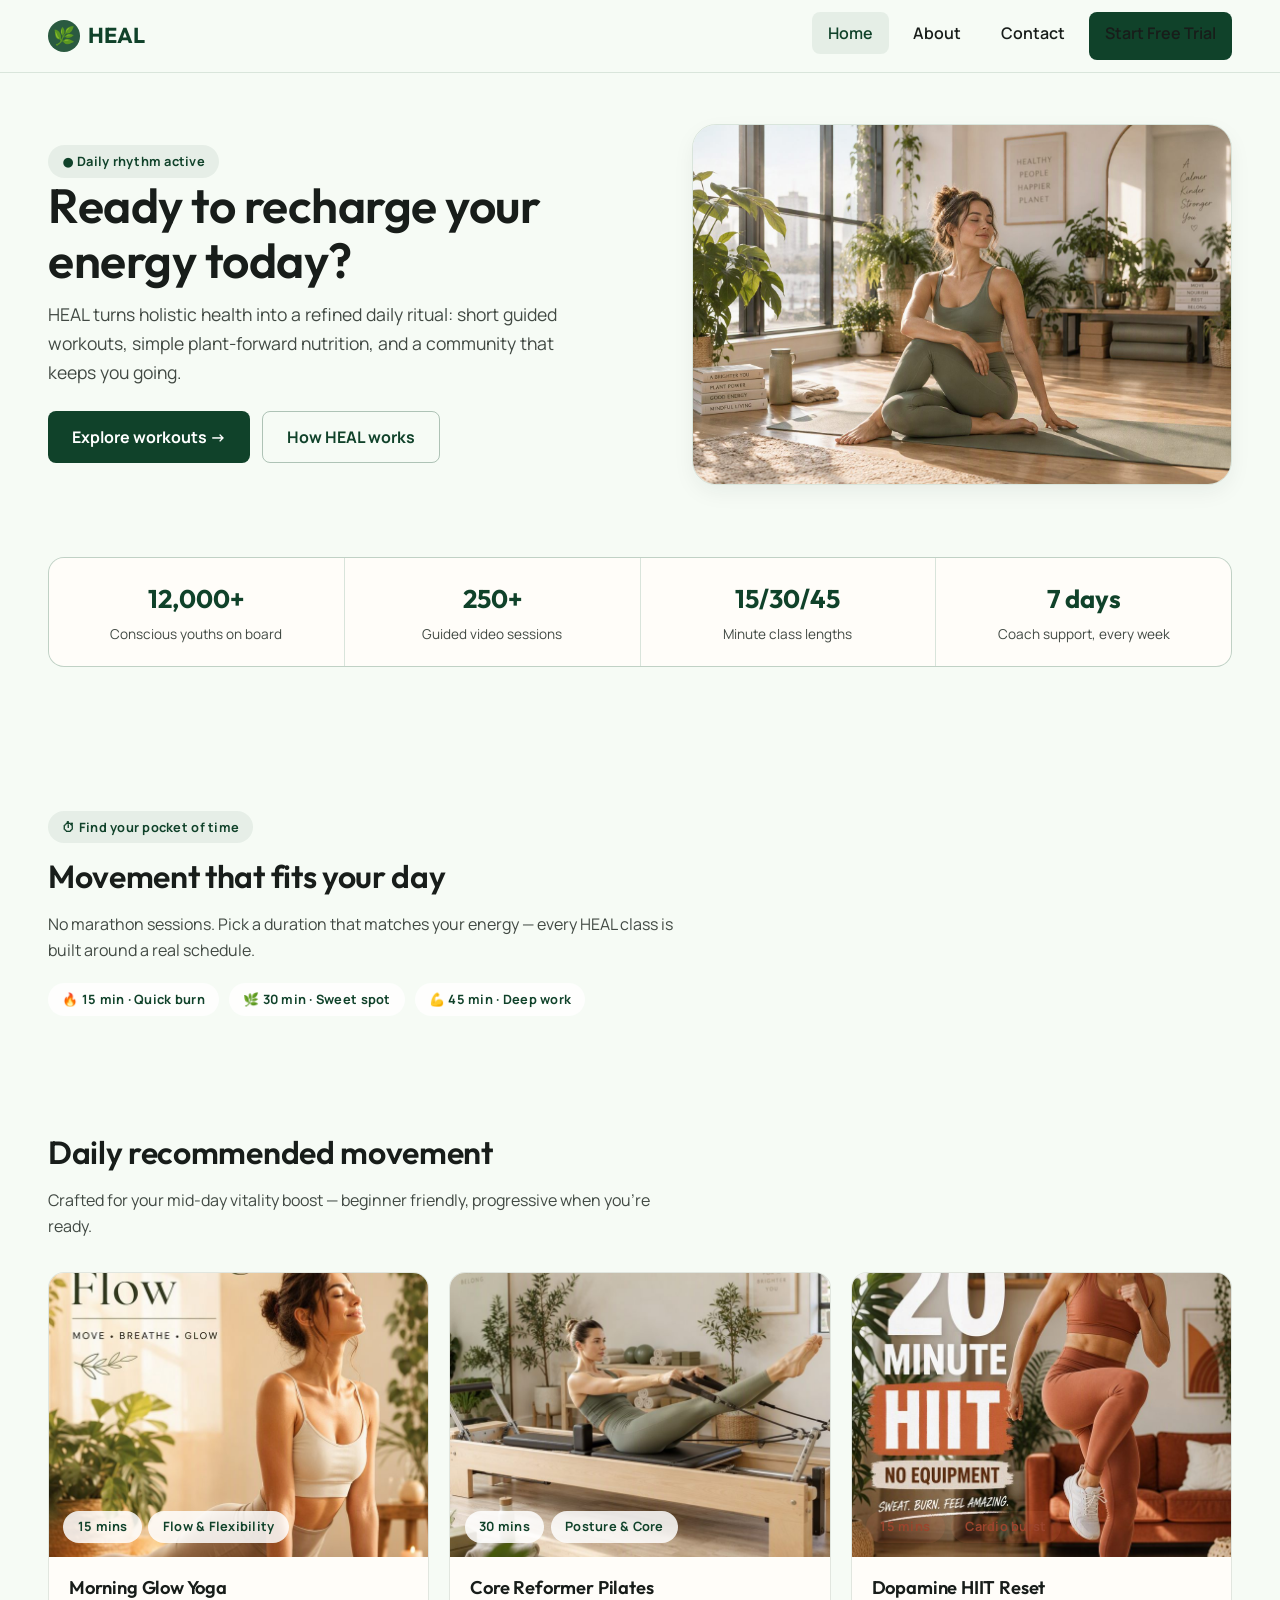
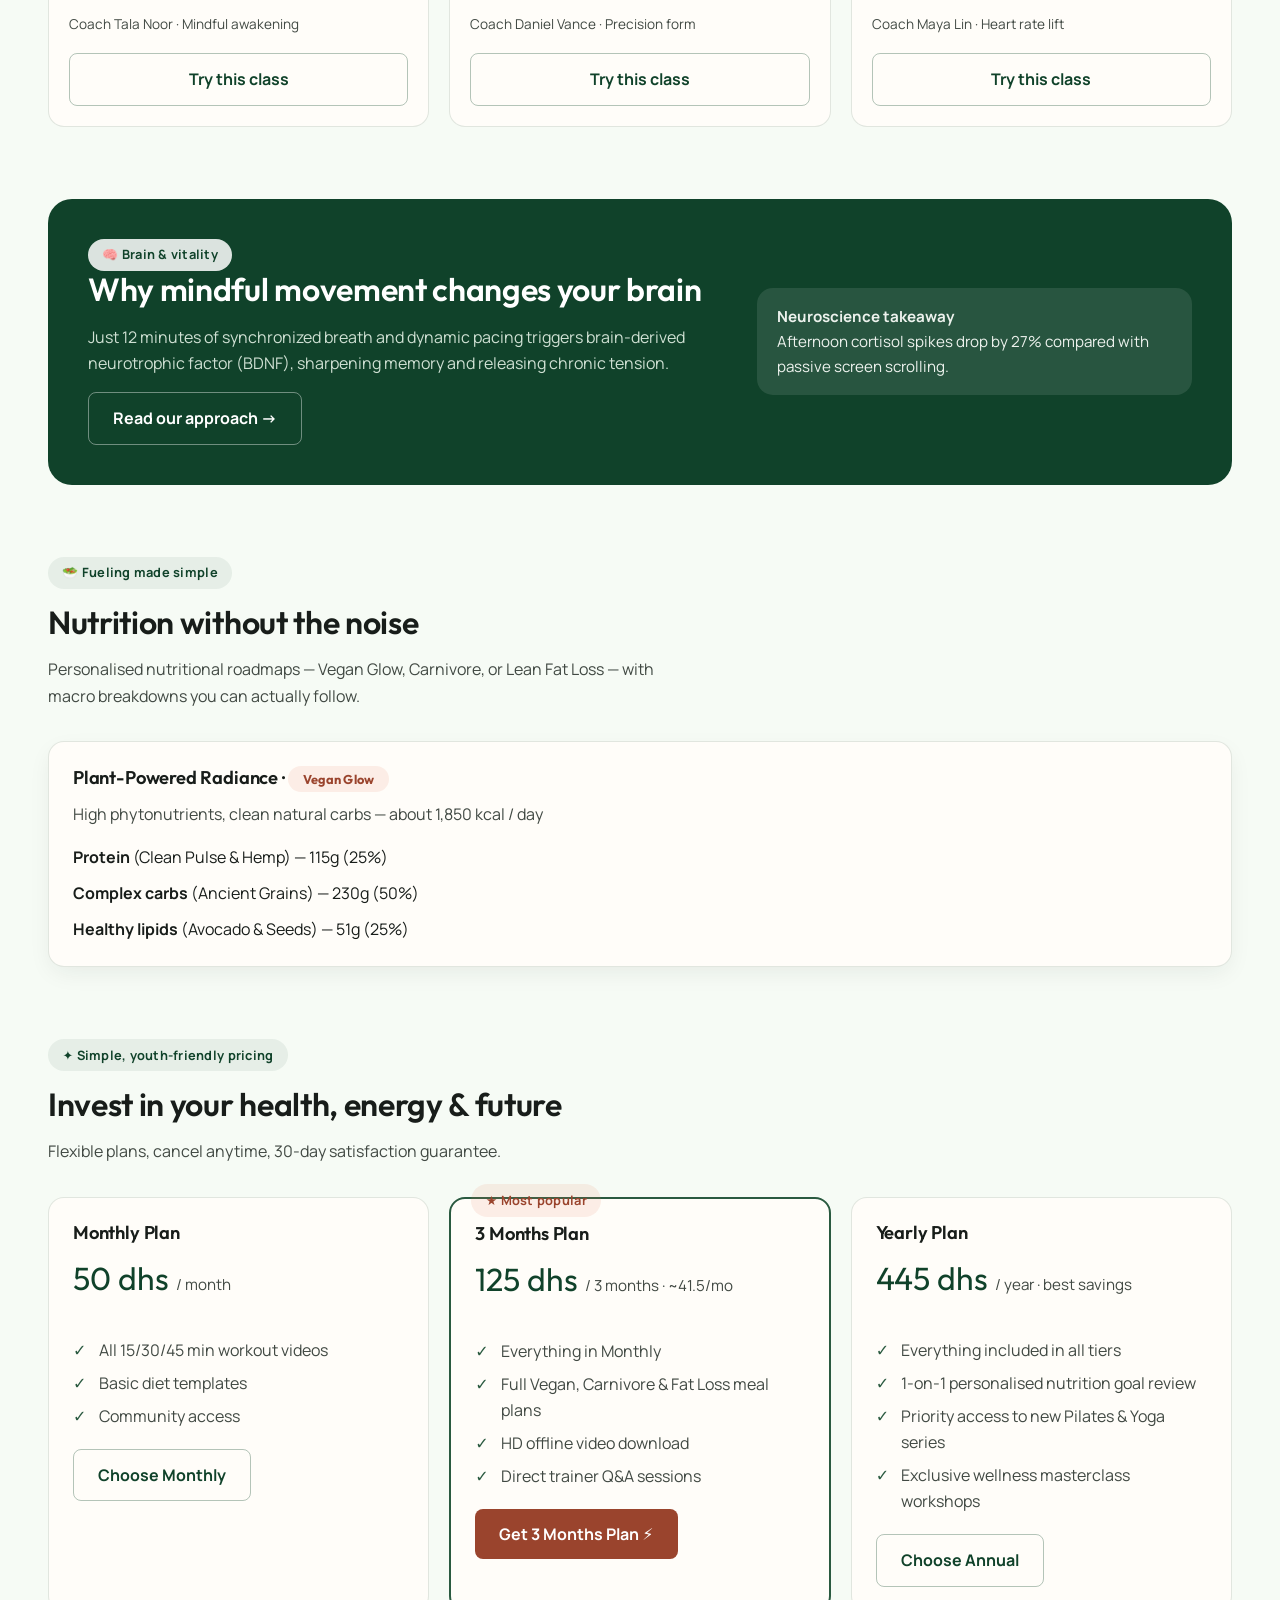
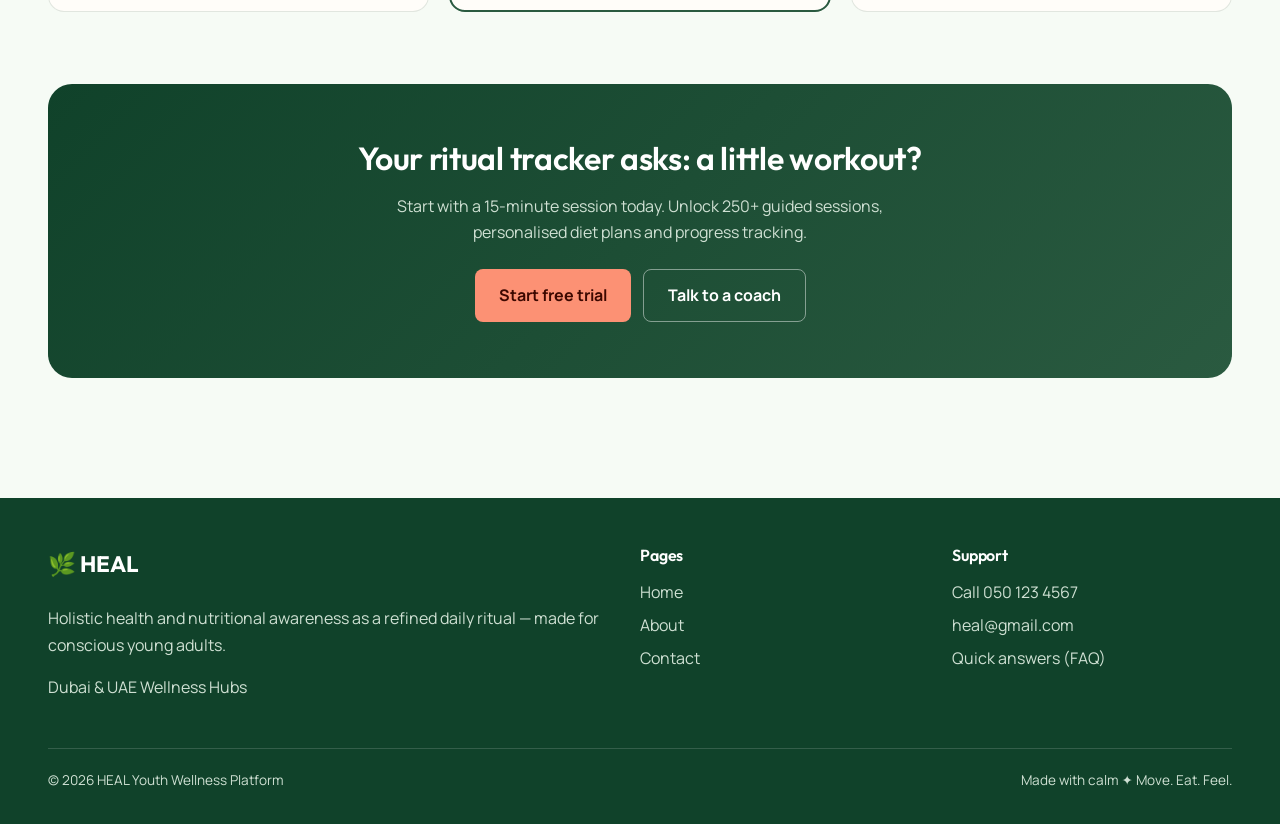
<file: cf66c117/index.html>
<!DOCTYPE html>
<html lang="en">
<head>
  <meta charset="utf-8">
  <meta name="viewport" content="width=device-width, initial-scale=1">
  <title>HEAL — Youth Wellness Platform | Move, Eat &amp; Feel Better</title>
  <meta name="description" content="HEAL helps young adults build mindful movement and nutrition habits with short guided workouts, simple diet plans and a supportive community.">
  <link rel="preconnect" href="https://fonts.googleapis.com">
  <link rel="preconnect" href="https://fonts.gstatic.com" crossorigin>
  <link href="https://fonts.googleapis.com/css2?family=Manrope:wght@400;600;700&family=Outfit:wght@600;700&display=swap" rel="stylesheet">
  <link rel="stylesheet" href="styles.css">
  <script>document.documentElement.classList.add("js")</script>
</head>
<body>
  <a class="skip-link" href="#main">Skip to main content</a>

  <header class="site-header">
    <div class="container nav-bar">
      <a class="brand" href="index.html">
        <span class="leaf" aria-hidden="true">🌿</span> HEAL
      </a>
      <button class="nav-toggle" type="button" aria-expanded="false" aria-controls="nav-links" aria-label="Toggle navigation menu">☰</button>
      <nav aria-label="Main navigation">
        <ul class="nav-links" id="nav-links">
          <li><a href="index.html" aria-current="page">Home</a></li>
          <li><a href="about.html">About</a></li>
          <li><a href="contact.html">Contact</a></li>
          <li><a class="btn btn-primary btn-pill" href="contact.html#inquiry">Start Free Trial</a></li>
        </ul>
      </nav>
    </div>
  </header>

  <main id="main">
    <!-- Hero -->
    <section class="hero">
      <div class="container hero-inner">
        <div>
          <span class="chip">● Daily rhythm active</span>
          <h1>Ready to recharge your energy today?</h1>
          <p class="lede">HEAL turns holistic health into a refined daily ritual: short guided workouts, simple plant-forward nutrition, and a community that keeps you going.</p>
          <div class="hero-actions">
            <a class="btn btn-primary" href="#classes">Explore workouts →</a>
            <a class="btn btn-ghost" href="about.html">How HEAL works</a>
          </div>
        </div>
        <figure>
          <img src="assets/hero-yoga.jpg" alt="A young woman practising yoga in a bright, plant-filled studio" width="1536" height="1024">
        </figure>
      </div>
    </section>

    <!-- Stats -->
    <section aria-label="HEAL in numbers" style="padding-top:0">
      <div class="container">
        <div class="stats">
          <div class="stat"><strong>12,000+</strong><span>Conscious youths on board</span></div>
          <div class="stat"><strong>250+</strong><span>Guided video sessions</span></div>
          <div class="stat"><strong>15/30/45</strong><span>Minute class lengths</span></div>
          <div class="stat"><strong>7 days</strong><span>Coach support, every week</span></div>
        </div>
      </div>
    </section>

    <!-- Find your pocket of time -->
    <section id="rhythm">
      <div class="container">
        <div class="section-head">
          <span class="chip">⏱ Find your pocket of time</span>
          <h2>Movement that fits your day</h2>
          <p>No marathon sessions. Pick a duration that matches your energy — every HEAL class is built around a real schedule.</p>
          <div class="time-row">
            <span class="chip chip--light">🔥 15 min · Quick burn</span>
            <span class="chip chip--light">🌿 30 min · Sweet spot</span>
            <span class="chip chip--light">💪 45 min · Deep work</span>
          </div>
        </div>
      </div>
    </section>

    <!-- Recommended classes -->
    <section id="classes" style="padding-top:0">
      <div class="container">
        <div class="section-head">
          <h2>Daily recommended movement</h2>
          <p>Crafted for your mid-day vitality boost — beginner friendly, progressive when you're ready.</p>
        </div>
        <div class="grid grid--3">
          <article class="card class-card">
            <figure>
              <img src="assets/class-yoga.jpg" alt="Woman flowing through a morning yoga pose on a mat in a sunlit room" loading="lazy" width="768" height="1024">
              <div class="tags"><span class="chip chip--light">15 mins</span><span class="chip chip--light">Flow &amp; Flexibility</span></div>
            </figure>
            <div class="body">
              <h3>Morning Glow Yoga</h3>
              <p class="meta">Coach Tala Noor · Mindful awakening</p>
              <a class="btn btn-ghost" href="class.html?class=yoga">Try this class</a>
            </div>
          </article>
          <article class="card class-card">
            <figure>
              <img src="assets/class-pilates.jpg" alt="Person performing a core pilates session on a reformer machine" loading="lazy" width="768" height="1024">
              <div class="tags"><span class="chip chip--light">30 mins</span><span class="chip chip--light">Posture &amp; Core</span></div>
            </figure>
            <div class="body">
              <h3>Core Reformer Pilates</h3>
              <p class="meta">Coach Daniel Vance · Precision form</p>
              <a class="btn btn-ghost" href="class.html?class=pilates">Try this class</a>
            </div>
          </article>
          <article class="card class-card">
            <figure>
              <img src="assets/class-hiit.jpg" alt="Young adult doing an energetic HIIT workout at home" loading="lazy" width="768" height="1024">
              <div class="tags"><span class="chip chip--warm">15 mins</span><span class="chip chip--warm">Cardio burst</span></div>
            </figure>
            <div class="body">
              <h3>Dopamine HIIT Reset</h3>
              <p class="meta">Coach Maya Lin · Heart rate lift</p>
              <a class="btn btn-ghost" href="class.html?class=hiit">Try this class</a>
            </div>
          </article>
        </div>
      </div>
    </section>

    <!-- Article / brain & vitality -->
    <section id="learn" style="padding-top:0">
      <div class="container">
        <div class="article-card">
          <div>
            <span class="chip chip--light">🧠 Brain &amp; vitality</span>
            <h2>Why mindful movement changes your brain</h2>
            <p>Just 12 minutes of synchronized breath and dynamic pacing triggers brain-derived neurotrophic factor (BDNF), sharpening memory and releasing chronic tension.</p>
            <a class="btn btn-ghost" href="about.html#values">Read our approach →</a>
          </div>
          <div class="takeaway">
            <strong>Neuroscience takeaway</strong><br>
            Afternoon cortisol spikes drop by 27% compared with passive screen scrolling.
          </div>
        </div>
      </div>
    </section>

    <!-- Nutrition -->
    <section id="nutrition" style="padding-top:0">
      <div class="container">
        <div class="section-head">
          <span class="chip">🥗 Fueling made simple</span>
          <h2>Nutrition without the noise</h2>
          <p>Personalised nutritional roadmaps — Vegan Glow, Carnivore, or Lean Fat Loss — with macro breakdowns you can actually follow.</p>
        </div>
        <div class="card card--elevated">
          <h3>Plant-Powered Radiance · <span class="chip chip--warm">Vegan Glow</span></h3>
          <p class="meta" style="color:var(--ink-soft)">High phytonutrients, clean natural carbs — about 1,850 kcal / day</p>
          <ul style="list-style:none;padding:0;margin:1rem 0 0">
            <li style="margin-bottom:.6rem"><strong>Protein</strong> (Clean Pulse &amp; Hemp) — 115g (25%)</li>
            <li style="margin-bottom:.6rem"><strong>Complex carbs</strong> (Ancient Grains) — 230g (50%)</li>
            <li><strong>Healthy lipids</strong> (Avocado &amp; Seeds) — 51g (25%)</li>
          </ul>
        </div>
      </div>
    </section>

    <!-- Pricing preview -->
    <section id="pricing" style="padding-top:0">
      <div class="container">
        <div class="section-head">
          <span class="chip">✦ Simple, youth-friendly pricing</span>
          <h2>Invest in your health, energy &amp; future</h2>
          <p>Flexible plans, cancel anytime, 30-day satisfaction guarantee.</p>
        </div>
        <div class="grid grid--3">
          <article class="card plan">
            <h3>Monthly Plan</h3>
            <p class="price-tag">50 dhs <small>/ month</small></p>
            <ul>
              <li>All 15/30/45 min workout videos</li>
              <li>Basic diet templates</li>
              <li>Community access</li>
            </ul>
            <a class="btn btn-ghost" href="contact.html#inquiry">Choose Monthly</a>
          </article>
          <article class="card plan plan--featured">
            <span class="chip chip--warm flag">★ Most popular</span>
            <h3>3 Months Plan</h3>
            <p class="price-tag">125 dhs <small>/ 3 months · ~41.5/mo</small></p>
            <ul>
              <li>Everything in Monthly</li>
              <li>Full Vegan, Carnivore &amp; Fat Loss meal plans</li>
              <li>HD offline video download</li>
              <li>Direct trainer Q&amp;A sessions</li>
            </ul>
            <a class="btn btn-secondary" href="contact.html#inquiry">Get 3 Months Plan ⚡</a>
          </article>
          <article class="card plan">
            <h3>Yearly Plan</h3>
            <p class="price-tag">445 dhs <small>/ year · best savings</small></p>
            <ul>
              <li>Everything included in all tiers</li>
              <li>1-on-1 personalised nutrition goal review</li>
              <li>Priority access to new Pilates &amp; Yoga series</li>
              <li>Exclusive wellness masterclass workshops</li>
            </ul>
            <a class="btn btn-ghost" href="contact.html#inquiry">Choose Annual</a>
          </article>
        </div>
      </div>
    </section>

    <!-- CTA band -->
    <section style="padding-top:0">
      <div class="container">
        <div class="cta-band">
          <h2>Your ritual tracker asks: a little workout?</h2>
          <p>Start with a 15-minute session today. Unlock 250+ guided sessions, personalised diet plans and progress tracking.</p>
          <div class="hero-actions" style="justify-content:center">
            <a class="btn btn-primary" href="contact.html#inquiry">Start free trial</a>
            <a class="btn btn-ghost" href="contact.html">Talk to a coach</a>
          </div>
        </div>
      </div>
    </section>
  </main>

  <footer class="site-footer">
    <div class="container">
      <div class="footer-grid">
        <div>
          <p class="footer-brand">🌿 HEAL</p>
          <p>Holistic health and nutritional awareness as a refined daily ritual — made for conscious young adults.</p>
          <p>Dubai &amp; UAE Wellness Hubs</p>
        </div>
        <div>
          <h3>Pages</h3>
          <ul>
            <li><a href="index.html">Home</a></li>
            <li><a href="about.html">About</a></li>
            <li><a href="contact.html">Contact</a></li>
          </ul>
        </div>
        <div>
          <h3>Support</h3>
          <ul>
            <li><a href="tel:+971501234567">Call 050 123 4567</a></li>
            <li><a href="mailto:heal@gmail.com">heal@gmail.com</a></li>
            <li><a href="contact.html#faq">Quick answers (FAQ)</a></li>
          </ul>
        </div>
      </div>
      <div class="footer-bottom">
        <span>© <span id="year">2026</span> HEAL Youth Wellness Platform</span>
        <span>Made with calm ✦ Move. Eat. Feel.</span>
      </div>
    </div>
  </footer>

  <script src="scroll.js"></script>
  <script src="script.js"></script>
</body>
</html>
</file>
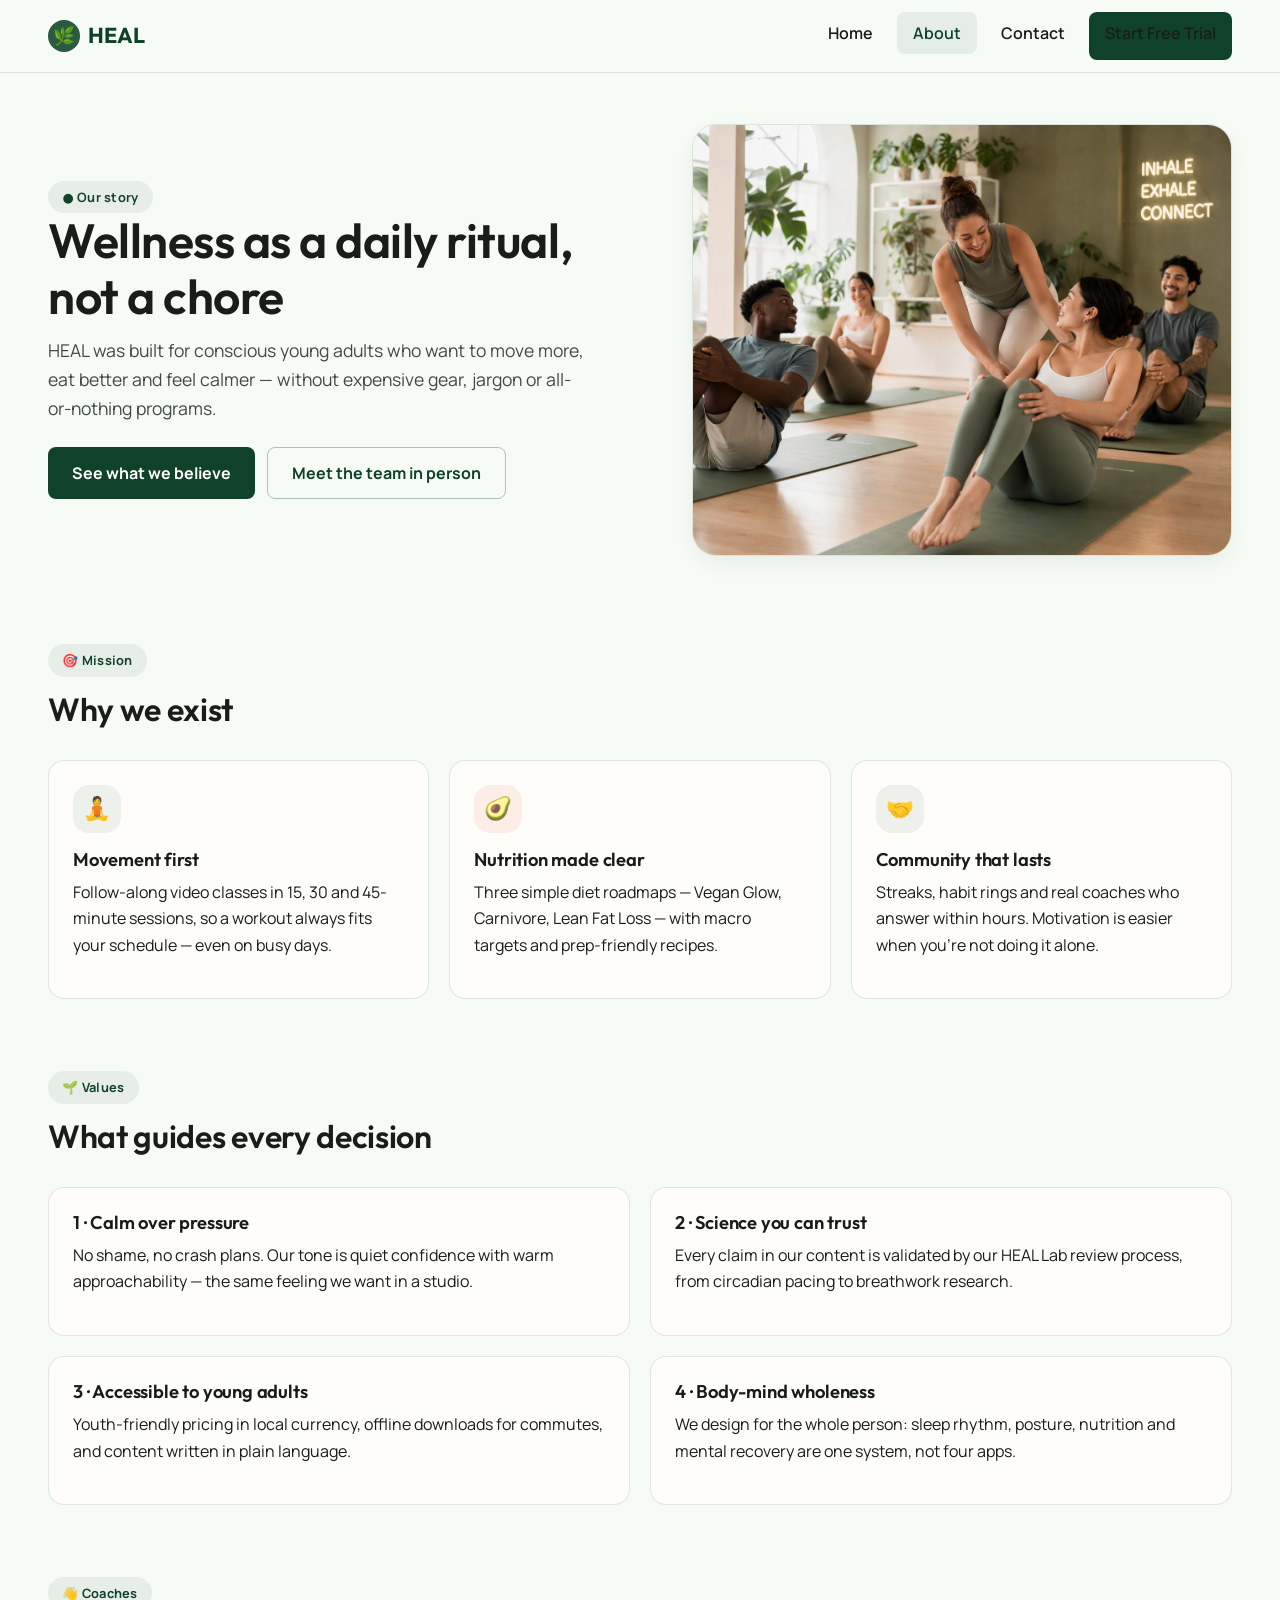
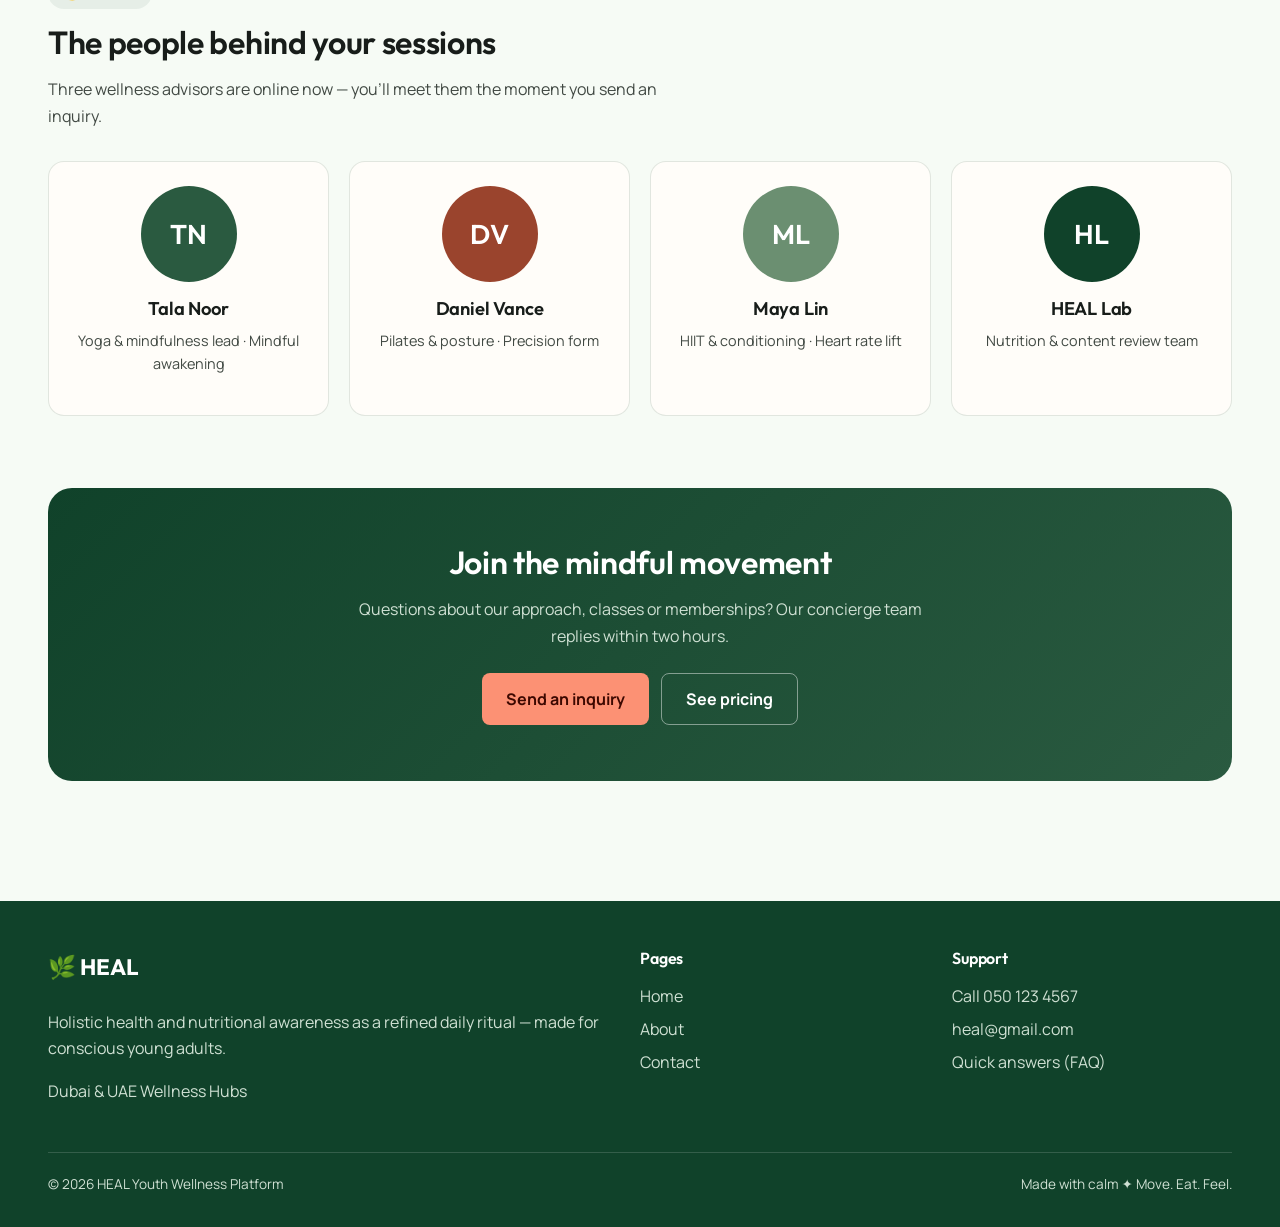
<file: cf66c117/about.html>
<!DOCTYPE html>
<html lang="en">
<head>
  <meta charset="utf-8">
  <meta name="viewport" content="width=device-width, initial-scale=1">
  <title>About Us — HEAL Youth Wellness Platform</title>
  <meta name="description" content="HEAL's story, mission and the coaches behind the youth wellness platform: mindful movement, simple nutrition, real community.">
  <link rel="preconnect" href="https://fonts.googleapis.com">
  <link rel="preconnect" href="https://fonts.gstatic.com" crossorigin>
  <link href="https://fonts.googleapis.com/css2?family=Manrope:wght@400;600;700&family=Outfit:wght@600;700&display=swap" rel="stylesheet">
  <link rel="stylesheet" href="styles.css">
  <script>document.documentElement.classList.add("js")</script>
</head>
<body>
  <a class="skip-link" href="#main">Skip to main content</a>

  <header class="site-header">
    <div class="container nav-bar">
      <a class="brand" href="index.html">
        <span class="leaf" aria-hidden="true">🌿</span> HEAL
      </a>
      <button class="nav-toggle" type="button" aria-expanded="false" aria-controls="nav-links" aria-label="Toggle navigation menu">☰</button>
      <nav aria-label="Main navigation">
        <ul class="nav-links" id="nav-links">
          <li><a href="index.html">Home</a></li>
          <li><a href="about.html" aria-current="page">About</a></li>
          <li><a href="contact.html">Contact</a></li>
          <li><a class="btn btn-primary btn-pill" href="contact.html#inquiry">Start Free Trial</a></li>
        </ul>
      </nav>
    </div>
  </header>

  <main id="main">
    <!-- Intro -->
    <section class="page-intro hero">
      <div class="container hero-inner">
        <div>
          <span class="chip">● Our story</span>
          <h1>Wellness as a daily ritual, not a chore</h1>
          <p class="lede">HEAL was built for conscious young adults who want to move more, eat better and feel calmer — without expensive gear, jargon or all-or-nothing programs.</p>
          <div class="hero-actions">
            <a class="btn btn-primary" href="#values">See what we believe</a>
            <a class="btn btn-ghost" href="contact.html">Meet the team in person</a>
          </div>
        </div>
        <figure>
          <img src="assets/about-community.jpg" alt="A diverse group of young adults stretching together in a plant-filled studio with their coach" width="1280" height="1024">
        </figure>
      </div>
    </section>

    <!-- Mission -->
    <section id="mission">
      <div class="container">
        <div class="section-head">
          <span class="chip">🎯 Mission</span>
          <h2>Why we exist</h2>
        </div>
        <div class="grid grid--3">
          <div class="card icon-card">
            <div class="icon" aria-hidden="true">🧘</div>
            <h3>Movement first</h3>
            <p>Follow-along video classes in 15, 30 and 45-minute sessions, so a workout always fits your schedule — even on busy days.</p>
          </div>
          <div class="card icon-card">
            <div class="icon icon--warm" aria-hidden="true">🥑</div>
            <h3>Nutrition made clear</h3>
            <p>Three simple diet roadmaps — Vegan Glow, Carnivore, Lean Fat Loss — with macro targets and prep-friendly recipes.</p>
          </div>
          <div class="card icon-card">
            <div class="icon" aria-hidden="true">🤝</div>
            <h3>Community that lasts</h3>
            <p>Streaks, habit rings and real coaches who answer within hours. Motivation is easier when you're not doing it alone.</p>
          </div>
        </div>
      </div>
    </section>

    <!-- Values -->
    <section id="values" style="padding-top:0">
      <div class="container">
        <div class="section-head">
          <span class="chip">🌱 Values</span>
          <h2>What guides every decision</h2>
        </div>
        <div class="grid grid--2">
          <div class="card">
            <h3>1 · Calm over pressure</h3>
            <p>No shame, no crash plans. Our tone is quiet confidence with warm approachability — the same feeling we want in a studio.</p>
          </div>
          <div class="card">
            <h3>2 · Science you can trust</h3>
            <p>Every claim in our content is validated by our HEAL Lab review process, from circadian pacing to breathwork research.</p>
          </div>
          <div class="card">
            <h3>3 · Accessible to young adults</h3>
            <p>Youth-friendly pricing in local currency, offline downloads for commutes, and content written in plain language.</p>
          </div>
          <div class="card">
            <h3>4 · Body-mind wholeness</h3>
            <p>We design for the whole person: sleep rhythm, posture, nutrition and mental recovery are one system, not four apps.</p>
          </div>
        </div>
      </div>
    </section>

    <!-- Team -->
    <section id="team" style="padding-top:0">
      <div class="container">
        <div class="section-head">
          <span class="chip">👋 Coaches</span>
          <h2>The people behind your sessions</h2>
          <p>Three wellness advisors are online now — you'll meet them the moment you send an inquiry.</p>
        </div>
        <div class="grid grid--4">
          <div class="card person">
            <div class="avatar" aria-hidden="true">TN</div>
            <h3>Tala Noor</h3>
            <p class="role">Yoga &amp; mindfulness lead · Mindful awakening</p>
          </div>
          <div class="card person">
            <div class="avatar" aria-hidden="true" style="background:var(--terracotta)">DV</div>
            <h3>Daniel Vance</h3>
            <p class="role">Pilates &amp; posture · Precision form</p>
          </div>
          <div class="card person">
            <div class="avatar" aria-hidden="true" style="background:var(--lichen)">ML</div>
            <h3>Maya Lin</h3>
            <p class="role">HIIT &amp; conditioning · Heart rate lift</p>
          </div>
          <div class="card person">
            <div class="avatar" aria-hidden="true" style="background:var(--primary)">HL</div>
            <h3>HEAL Lab</h3>
            <p class="role">Nutrition &amp; content review team</p>
          </div>
        </div>
      </div>
    </section>

    <!-- CTA -->
    <section style="padding-top:0">
      <div class="container">
        <div class="cta-band">
          <h2>Join the mindful movement</h2>
          <p>Questions about our approach, classes or memberships? Our concierge team replies within two hours.</p>
          <div class="hero-actions" style="justify-content:center">
            <a class="btn btn-primary" href="contact.html#inquiry">Send an inquiry</a>
            <a class="btn btn-ghost" href="index.html#pricing">See pricing</a>
          </div>
        </div>
      </div>
    </section>
  </main>

  <footer class="site-footer">
    <div class="container">
      <div class="footer-grid">
        <div>
          <p class="footer-brand">🌿 HEAL</p>
          <p>Holistic health and nutritional awareness as a refined daily ritual — made for conscious young adults.</p>
          <p>Dubai &amp; UAE Wellness Hubs</p>
        </div>
        <div>
          <h3>Pages</h3>
          <ul>
            <li><a href="index.html">Home</a></li>
            <li><a href="about.html">About</a></li>
            <li><a href="contact.html">Contact</a></li>
          </ul>
        </div>
        <div>
          <h3>Support</h3>
          <ul>
            <li><a href="tel:+971501234567">Call 050 123 4567</a></li>
            <li><a href="mailto:heal@gmail.com">heal@gmail.com</a></li>
            <li><a href="contact.html#faq">Quick answers (FAQ)</a></li>
          </ul>
        </div>
      </div>
      <div class="footer-bottom">
        <span>© <span id="year">2026</span> HEAL Youth Wellness Platform</span>
        <span>Made with calm ✦ Move. Eat. Feel.</span>
      </div>
    </div>
  </footer>

  <script src="scroll.js"></script>
  <script src="script.js"></script>
</body>
</html>
</file>
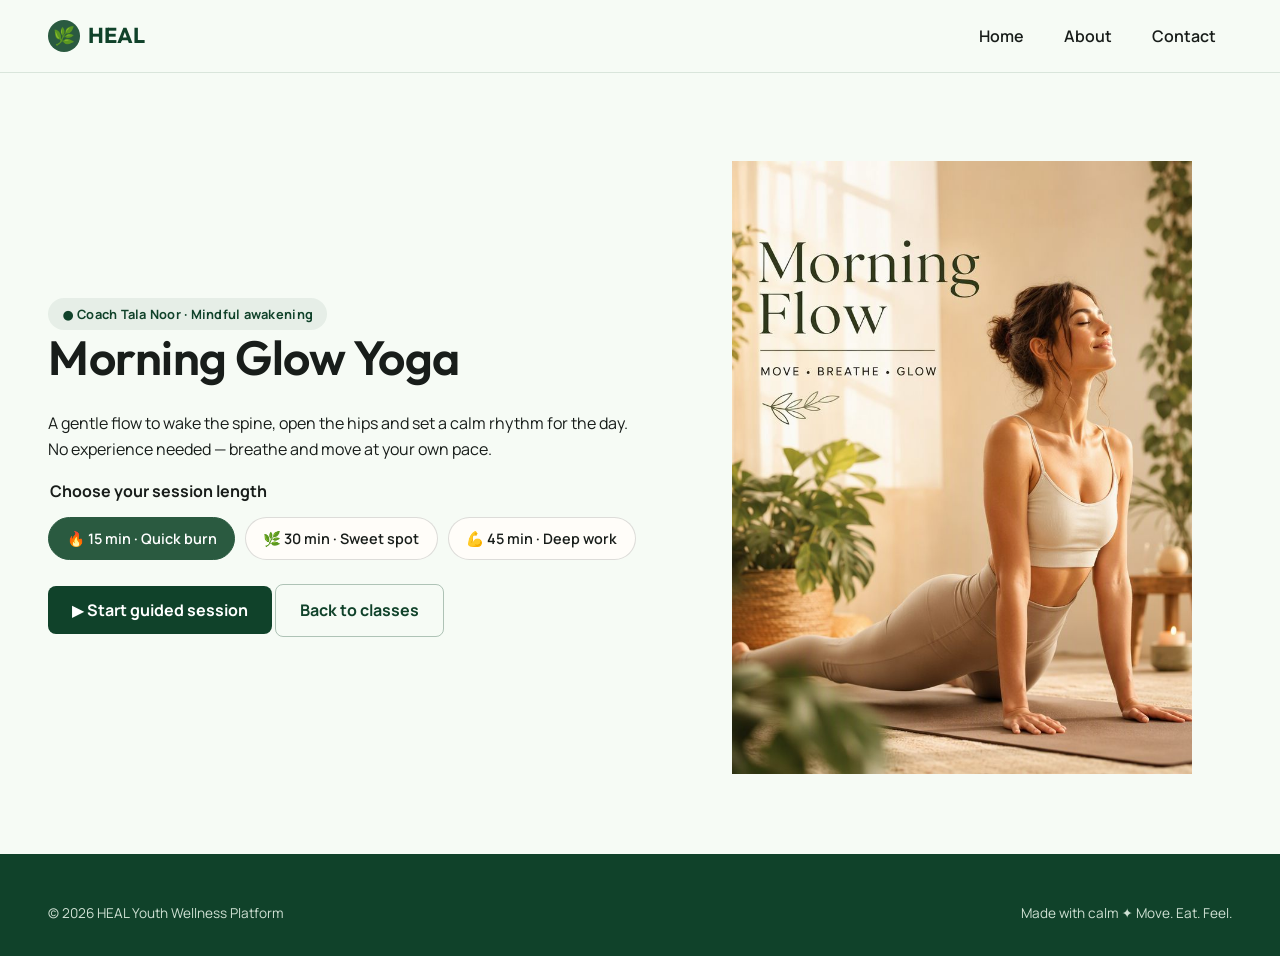
<file: cf66c117/class.html>
<!DOCTYPE html>
<html lang="en">
<head>
  <meta charset="utf-8">
  <meta name="viewport" content="width=device-width, initial-scale=1">
  <title>Try a Class — HEAL Youth Wellness Platform</title>
  <meta name="description" content="Pick a 15, 30 or 45 minute session and follow a guided HEAL workout with step-by-step instructions for every exercise.">
  <link rel="preconnect" href="https://fonts.googleapis.com">
  <link rel="preconnect" href="https://fonts.gstatic.com" crossorigin>
  <link href="https://fonts.googleapis.com/css2?family=Manrope:wght@400;600;700&family=Outfit:wght@600;700&display=swap" rel="stylesheet">
  <link rel="stylesheet" href="styles.css">
  <script>document.documentElement.classList.add("js")</script>
</head>
<body>
  <a class="skip-link" href="#main">Skip to main content</a>

  <header class="site-header">
    <div class="container nav-bar">
      <a class="brand" href="index.html">
        <span class="leaf" aria-hidden="true">🌿</span> HEAL
      </a>
      <button class="nav-toggle" type="button" aria-expanded="false" aria-controls="nav-links" aria-label="Toggle navigation menu">☰</button>
      <nav aria-label="Main navigation">
        <ul class="nav-links" id="nav-links">
          <li><a href="index.html">Home</a></li>
          <li><a href="about.html">About</a></li>
          <li><a href="contact.html">Contact</a></li>
        </ul>
      </nav>
    </div>
  </header>

  <main id="main">
    <!-- STEP 1: choose duration -->
    <section id="setup" class="page-intro">
      <div class="container hero-inner">
        <div>
          <span class="chip" id="setup-chip">● Guided session</span>
          <h1 id="class-title">Loading class…</h1>
          <p class="lede" id="class-desc"></p>
          <form id="setup-form">
            <fieldset style="border:0;padding:0;margin:0 0 1.5rem">
              <legend style="font-weight:700;margin-bottom:.75rem">Choose your session length</legend>
              <div class="topic-chips" id="duration-chips">
                <input type="radio" name="duration" id="d15" value="15" checked>
                <label for="d15">🔥 15 min · Quick burn</label>
                <input type="radio" name="duration" id="d30" value="30">
                <label for="d30">🌿 30 min · Sweet spot</label>
                <input type="radio" name="duration" id="d45" value="45">
                <label for="d45">💪 45 min · Deep work</label>
              </div>
            </fieldset>
            <button class="btn btn-primary" type="submit">▶ Start guided session</button>
            <a class="btn btn-ghost" href="index.html#classes">Back to classes</a>
          </form>
        </div>
        <figure>
          <img id="class-hero-img" src="assets/class-yoga.jpg" alt="" width="768" height="1024">
        </figure>
      </div>
    </section>

    <!-- STEP 2: guided player -->
    <section id="player" hidden>
      <div class="container">
        <div class="player-bar">
          <div>
            <p class="player-title" id="player-title"></p>
            <p class="player-sub" id="player-phase" aria-live="polite"></p>
          </div>
          <div class="player-bar-actions">
            <button class="btn btn-ghost btn-small" id="sound-btn" type="button" aria-pressed="true" aria-label="Toggle voice guidance">🔊 Voice on</button>
            <button class="btn btn-ghost btn-small" id="stop-btn" type="button">■ End session</button>
          </div>
        </div>

        <div class="stage" id="stage">
          <img id="stage-img" src="assets/class-yoga.jpg" alt="Exercise demonstration image">
          <div class="stage-shade"></div>
          <div class="stage-info">
            <span class="chip chip--light" id="stage-focus"></span>
            <h2 id="stage-name"></h2>
            <ul id="stage-steps" class="stage-steps"></ul>
          </div>
          <div class="stage-timer" role="timer" id="stage-timer">40</div>
        </div>

        <div class="player-progress" aria-hidden="true"><div id="progress-fill"></div></div>
        <p class="player-elapsed"><span id="elapsed-label">0:00</span> / <span id="total-label">15:00</span> · Exercise <span id="index-label">1</span></p>

        <div class="player-controls">
          <button class="btn btn-ghost" id="prev-btn" type="button" aria-label="Previous exercise">⏮ Prev</button>
          <button class="btn btn-primary" id="play-btn" type="button" aria-label="Pause session">⏸ Pause</button>
          <button class="btn btn-ghost" id="next-btn" type="button" aria-label="Next exercise">Next ⏭</button>
        </div>
      </div>
    </section>

    <!-- STEP 3: completion -->
    <section id="done" hidden>
      <div class="container">
        <div class="cta-band">
          <span class="chip chip--light">✓ Session complete</span>
          <h2 id="done-title">Beautiful work 🌿</h2>
          <p id="done-summary"></p>
          <div class="hero-actions" style="justify-content:center">
            <a class="btn btn-primary" href="index.html#classes">Try another class</a>
            <button class="btn btn-ghost" type="button" id="repeat-btn">Repeat this session</button>
          </div>
        </div>
      </div>
    </section>
  </main>

  <footer class="site-footer">
    <div class="container">
      <div class="footer-bottom" style="border-top:0;padding-top:0">
        <span>© <span id="year">2026</span> HEAL Youth Wellness Platform</span>
        <span>Made with calm ✦ Move. Eat. Feel.</span>
      </div>
    </div>
  </footer>

  <script src="scroll.js"></script>
  <script src="class.js"></script>
</body>
</html>
</file>
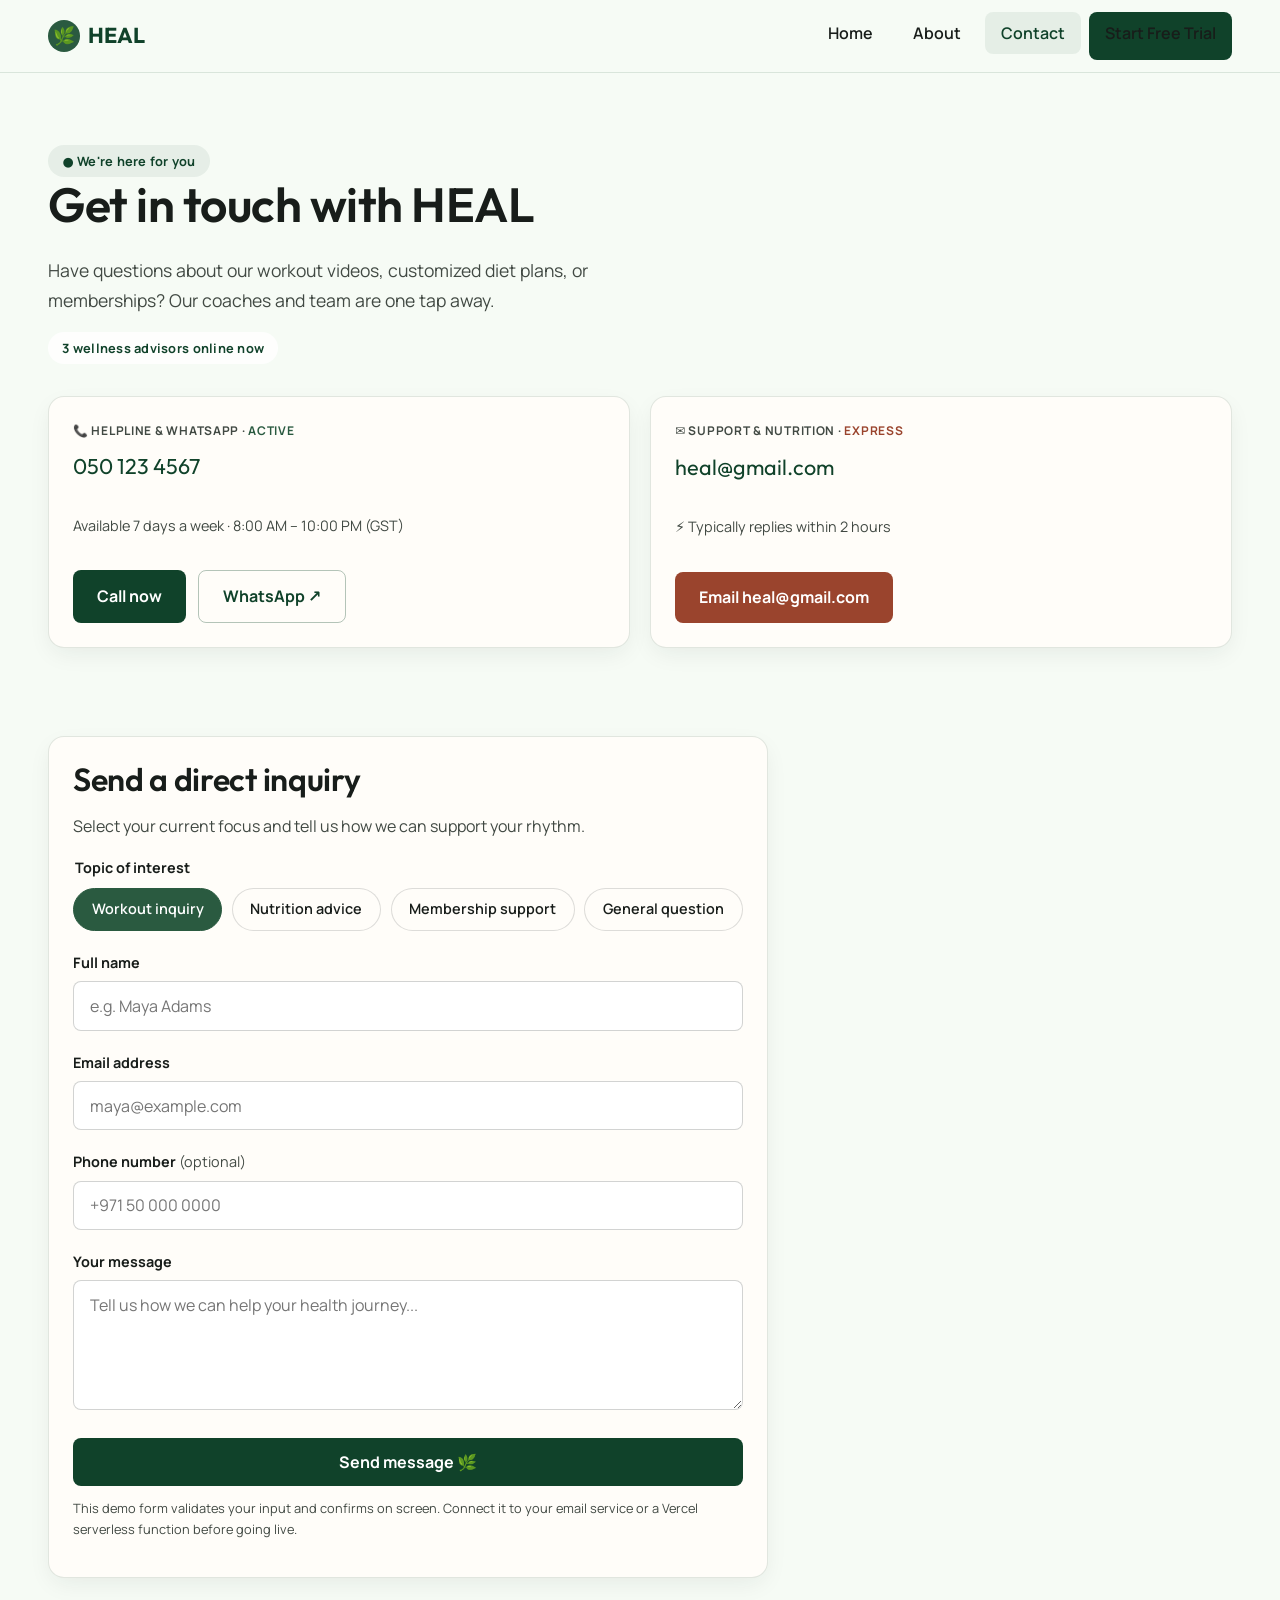
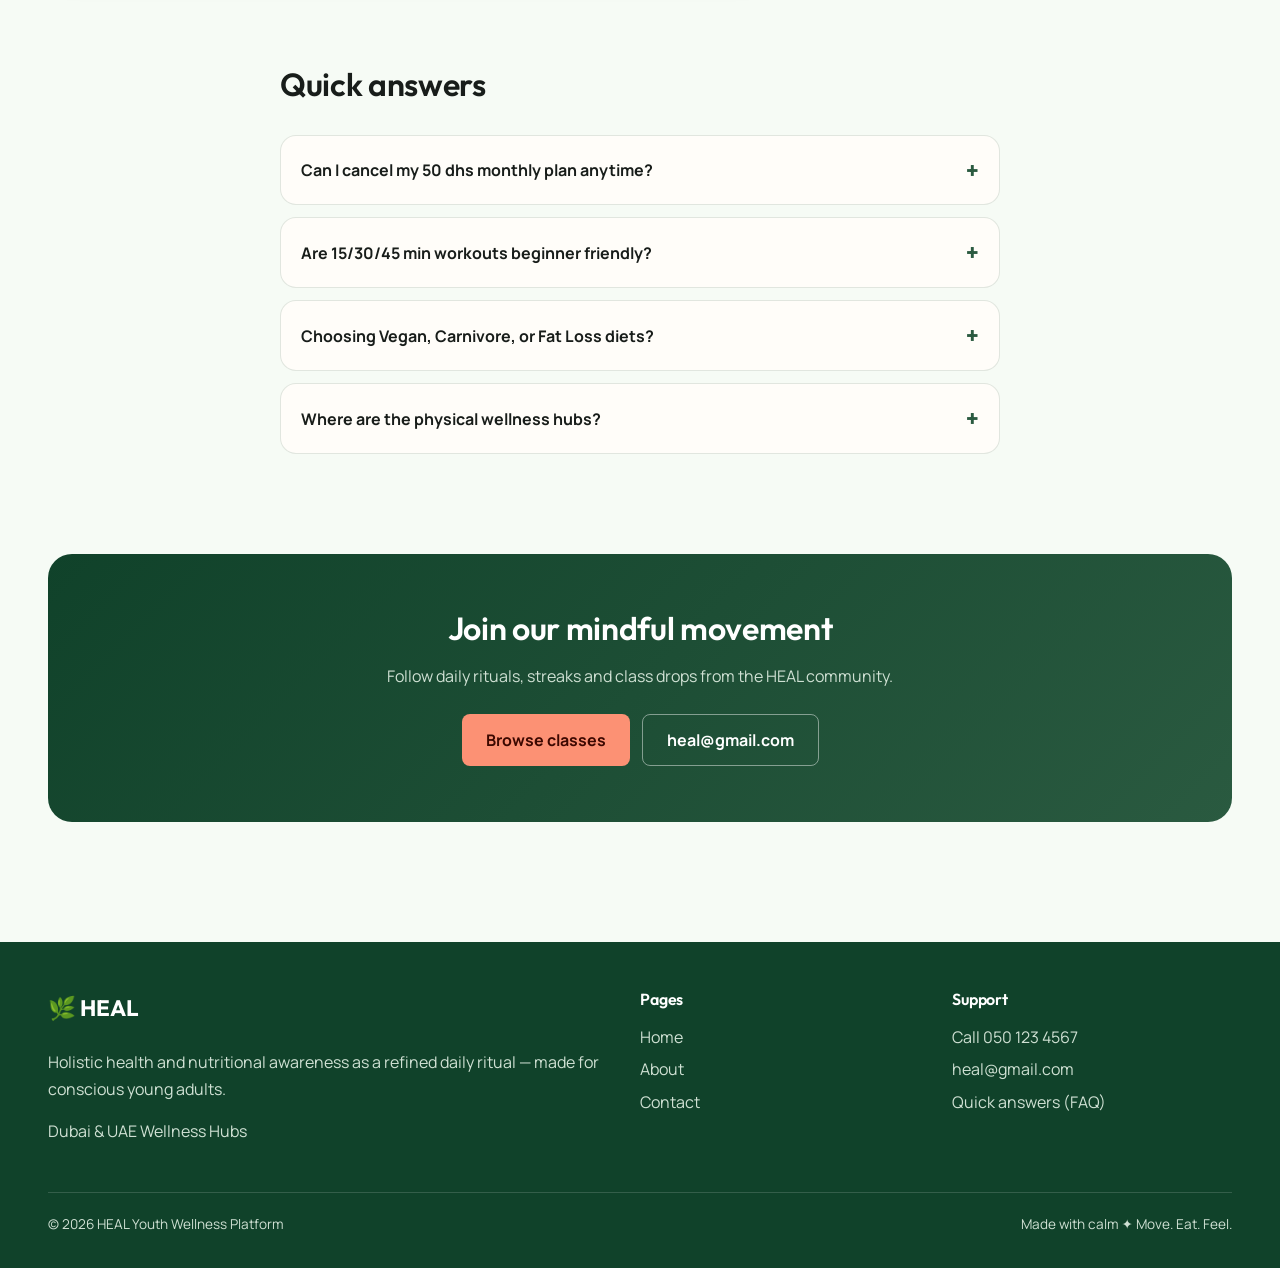
<file: cf66c117/contact.html>
<!DOCTYPE html>
<html lang="en">
<head>
  <meta charset="utf-8">
  <meta name="viewport" content="width=device-width, initial-scale=1">
  <title>Contact — HEAL Youth Wellness Platform</title>
  <meta name="description" content="Get in touch with HEAL: call or WhatsApp 050 123 4567, email heal@gmail.com, or send a direct inquiry to our wellness concierge team.">
  <link rel="preconnect" href="https://fonts.googleapis.com">
  <link rel="preconnect" href="https://fonts.gstatic.com" crossorigin>
  <link href="https://fonts.googleapis.com/css2?family=Manrope:wght@400;600;700&family=Outfit:wght@600;700&display=swap" rel="stylesheet">
  <link rel="stylesheet" href="styles.css">
  <script>document.documentElement.classList.add("js")</script>
</head>
<body>
  <a class="skip-link" href="#main">Skip to main content</a>

  <header class="site-header">
    <div class="container nav-bar">
      <a class="brand" href="index.html">
        <span class="leaf" aria-hidden="true">🌿</span> HEAL
      </a>
      <button class="nav-toggle" type="button" aria-expanded="false" aria-controls="nav-links" aria-label="Toggle navigation menu">☰</button>
      <nav aria-label="Main navigation">
        <ul class="nav-links" id="nav-links">
          <li><a href="index.html">Home</a></li>
          <li><a href="about.html">About</a></li>
          <li><a href="contact.html" aria-current="page">Contact</a></li>
          <li><a class="btn btn-primary btn-pill" href="#inquiry">Start Free Trial</a></li>
        </ul>
      </nav>
    </div>
  </header>

  <main id="main">
    <!-- Intro -->
    <section class="page-intro">
      <div class="container">
        <span class="chip">● We're here for you</span>
        <h1>Get in touch with HEAL</h1>
        <p class="lede" style="max-width:36rem;color:var(--ink-soft);font-size:1.1rem">Have questions about our workout videos, customized diet plans, or memberships? Our coaches and team are one tap away.</p>
        <div class="time-row" style="margin-top:0.75rem">
          <span class="chip chip--light">3 wellness advisors online now</span>
        </div>
      </div>
    </section>

    <!-- Contact channels -->
    <section style="padding-top:1rem" aria-label="Ways to contact us">
      <div class="container grid grid--2">
        <div class="card card--elevated contact-card">
          <span class="label">📞 Helpline &amp; WhatsApp · <span style="color:var(--primary-mid)">Active</span></span>
          <p class="value">050 123 4567</p>
          <p style="color:var(--ink-soft);font-size:.9rem;margin:0">Available 7 days a week · 8:00 AM – 10:00 PM (GST)</p>
          <div class="hero-actions">
            <a class="btn btn-primary" href="tel:+971501234567">Call now</a>
            <a class="btn btn-ghost" href="https://wa.me/971501234567" rel="noopener" target="_blank">WhatsApp ↗</a>
          </div>
        </div>
        <div class="card card--elevated contact-card">
          <span class="label">✉️ Support &amp; nutrition · <span style="color:var(--terracotta)">Express</span></span>
          <p class="value">heal@gmail.com</p>
          <p style="color:var(--ink-soft);font-size:.9rem;margin:0">⚡ Typically replies within 2 hours</p>
          <div class="hero-actions">
            <a class="btn btn-secondary" href="mailto:heal@gmail.com">Email heal@gmail.com</a>
          </div>
        </div>
      </div>
    </section>

    <!-- Inquiry form -->
    <section id="inquiry" style="padding-top:1rem">
      <div class="container">
        <div class="card card--elevated form-card">
          <h2>Send a direct inquiry</h2>
          <p style="color:var(--ink-soft)">Select your current focus and tell us how we can support your rhythm.</p>
          <form id="contact-form" novalidate>
            <fieldset class="field" style="border:0;padding:0;margin:0 0 1.25rem">
              <legend style="font-weight:700;font-size:.9rem;margin-bottom:.5rem">Topic of interest</legend>
              <div class="topic-chips" role="radiogroup" aria-label="Topic of interest">
                <input type="radio" name="topic" id="topic-workout" value="Workout inquiry" checked>
                <label for="topic-workout">Workout inquiry</label>
                <input type="radio" name="topic" id="topic-nutrition" value="Nutrition advice">
                <label for="topic-nutrition">Nutrition advice</label>
                <input type="radio" name="topic" id="topic-membership" value="Membership support">
                <label for="topic-membership">Membership support</label>
                <input type="radio" name="topic" id="topic-general" value="General question">
                <label for="topic-general">General question</label>
              </div>
            </fieldset>
            <div class="field">
              <label for="full-name">Full name</label>
              <input type="text" id="full-name" name="name" autocomplete="name" placeholder="e.g. Maya Adams" required>
              <p class="error-msg" id="err-name">Please tell us your name.</p>
            </div>
            <div class="field">
              <label for="email">Email address</label>
              <input type="email" id="email" name="email" autocomplete="email" placeholder="maya@example.com" required>
              <p class="error-msg" id="err-email">Please enter a valid email address so we can reply.</p>
            </div>
            <div class="field">
              <label for="phone">Phone number <span style="font-weight:400;color:var(--ink-soft)">(optional)</span></label>
              <input type="tel" id="phone" name="phone" autocomplete="tel" placeholder="+971 50 000 0000">
            </div>
            <div class="field">
              <label for="message">Your message</label>
              <textarea id="message" name="message" placeholder="Tell us how we can help your health journey..." required minlength="10"></textarea>
              <p class="error-msg" id="err-message">Please write at least a sentence or two (10 characters or more).</p>
            </div>
            <button class="btn btn-primary" type="submit" style="width:100%">Send message 🌿</button>
            <p class="hint" style="font-size:.8rem;color:var(--ink-soft);margin-top:.75rem">This demo form validates your input and confirms on screen. Connect it to your email service or a Vercel serverless function before going live.</p>
            <div class="form-status" id="form-status" role="status" aria-live="polite"></div>
          </form>
        </div>
      </div>
    </section>

    <!-- FAQ -->
    <section id="faq" style="padding-top:1rem">
      <div class="container form-card">
        <div class="section-head">
          <h2>Quick answers</h2>
        </div>
        <div class="faq">
          <details>
            <summary>Can I cancel my 50 dhs monthly plan anytime?</summary>
            <div class="answer">Yes. Monthly plans are flexible with no lock-in — cancel from your account or ask a coach and we'll do it with you. Your access continues until the end of the paid period.</div>
          </details>
          <details>
            <summary>Are 15/30/45 min workouts beginner friendly?</summary>
            <div class="answer">Every class is tagged Beginner, Intermediate or High Energy. Beginners start with the 15-minute flow &amp; flexibility sessions — the coach shows a lighter variation for every movement.</div>
          </details>
          <details>
            <summary>Choosing Vegan, Carnivore, or Fat Loss diets?</summary>
            <div class="answer">Send us a "Nutrition advice" inquiry above. A HEAL Lab advisor reviews your goals and daily routine, then recommends one roadmap with macro targets and a weekly prep list.</div>
          </details>
          <details>
            <summary>Where are the physical wellness hubs?</summary>
            <div class="answer">Our partner sanctuaries are across Dubai &amp; the UAE, including the HEAL Coastal Sanctuary at Kite Beach. Online memberships include the same class library, wherever you are.</div>
          </details>
        </div>
      </div>
    </section>

    <!-- Social / closing -->
    <section style="padding-top:1rem">
      <div class="container">
        <div class="cta-band">
          <h2>Join our mindful movement</h2>
          <p>Follow daily rituals, streaks and class drops from the HEAL community.</p>
          <div class="hero-actions" style="justify-content:center">
            <a class="btn btn-primary" href="index.html">Browse classes</a>
            <a class="btn btn-ghost" href="mailto:heal@gmail.com">heal@gmail.com</a>
          </div>
        </div>
      </div>
    </section>
  </main>

  <footer class="site-footer">
    <div class="container">
      <div class="footer-grid">
        <div>
          <p class="footer-brand">🌿 HEAL</p>
          <p>Holistic health and nutritional awareness as a refined daily ritual — made for conscious young adults.</p>
          <p>Dubai &amp; UAE Wellness Hubs</p>
        </div>
        <div>
          <h3>Pages</h3>
          <ul>
            <li><a href="index.html">Home</a></li>
            <li><a href="about.html">About</a></li>
            <li><a href="contact.html">Contact</a></li>
          </ul>
        </div>
        <div>
          <h3>Support</h3>
          <ul>
            <li><a href="tel:+971501234567">Call 050 123 4567</a></li>
            <li><a href="mailto:heal@gmail.com">heal@gmail.com</a></li>
            <li><a href="#faq">Quick answers (FAQ)</a></li>
          </ul>
        </div>
      </div>
      <div class="footer-bottom">
        <span>© <span id="year">2026</span> HEAL Youth Wellness Platform</span>
        <span>Made with calm ✦ Move. Eat. Feel.</span>
      </div>
    </div>
  </footer>

  <script src="scroll.js"></script>
  <script src="script.js"></script>
</body>
</html>
</file>
<file: cf66c117/styles.css>
/* HEAL — Youth Wellness Platform
   Design tokens from the Stitch "Editorial Botanical Wellness" system */

:root {
  --bg: #f6fbf5;
  --surface: #fffdf9;
  --primary: #10422a;
  --primary-mid: #2a5a40;
  --primary-soft: rgba(42, 90, 64, 0.08);
  --primary-fixed: #baefcc;
  --terracotta: #9a442d;
  --terracotta-soft: #fc9174;
  --terracotta-wash: rgba(224, 122, 95, 0.12);
  --lichen: #6b8f71;
  --ink: #181d1a;
  --ink-soft: #414943;
  --outline: rgba(42, 90, 64, 0.14);
  --error: #ba1a1a;
  --radius-sm: 0.5rem;
  --radius-md: 1rem;
  --radius-lg: 1.5rem;
  --pill: 9999px;
  --shadow-card: 0 8px 24px -4px rgba(31, 36, 33, 0.08);
  --header-h: 72px;
  --font-head: "Outfit", system-ui, sans-serif;
  --font-body: "Manrope", system-ui, sans-serif;
}

* { box-sizing: border-box; }

html { scroll-behavior: smooth; }

body {
  margin: 0;
  font-family: var(--font-body);
  font-size: 1rem;
  line-height: 1.65;
  color: var(--ink);
  background: var(--bg);
}

h1, h2, h3 {
  font-family: var(--font-head);
  font-weight: 600;
  line-height: 1.15;
  letter-spacing: -0.01em;
  margin: 0 0 0.5em;
}

h1 { font-size: clamp(2.1rem, 5vw, 3rem); }
h2 { font-size: clamp(1.6rem, 3.5vw, 2rem); }
h3 { font-size: 1.15rem; }

p { margin: 0 0 1em; }

a { color: var(--primary-mid); }

img { max-width: 100%; height: auto; display: block; }

.container {
  width: min(100% - 2.5rem, 1200px);
  margin-inline: auto;
}

@media (min-width: 1024px) {
  .container { width: min(100% - 6rem, 1200px); }
}

/* Accessibility helpers */
.skip-link {
  position: absolute;
  left: -9999px;
  top: 0;
  background: var(--primary);
  color: #fff;
  padding: 0.75rem 1.25rem;
  border-radius: 0 0 var(--radius-sm) 0;
  z-index: 100;
}

.skip-link:focus { left: 0; }

:focus-visible {
  outline: 3px solid var(--primary-mid);
  outline-offset: 2px;
}

.visually-hidden {
  position: absolute;
  width: 1px;
  height: 1px;
  margin: -1px;
  padding: 0;
  border: 0;
  clip: rect(0 0 0 0);
  overflow: hidden;
  white-space: nowrap;
}

/* Header & navigation */
.site-header {
  position: sticky;
  top: 0;
  z-index: 50;
  background: rgba(246, 251, 245, 0.92);
  backdrop-filter: blur(12px);
  border-bottom: 1px solid var(--outline);
}

.nav-bar {
  display: flex;
  align-items: center;
  justify-content: space-between;
  gap: 1rem;
  min-height: var(--header-h);
}

.brand {
  display: inline-flex;
  align-items: center;
  gap: 0.5rem;
  font-family: var(--font-head);
  font-weight: 700;
  font-size: 1.35rem;
  color: var(--primary);
  text-decoration: none;
}

.brand .leaf {
  width: 2rem;
  height: 2rem;
  border-radius: var(--pill);
  background: var(--primary-mid);
  color: #fff;
  display: grid;
  place-items: center;
  font-size: 1.1rem;
}

.nav-toggle {
  display: inline-flex;
  align-items: center;
  justify-content: center;
  width: 44px;
  height: 44px;
  border: 1.5px solid var(--outline);
  border-radius: var(--radius-sm);
  background: var(--surface);
  color: var(--primary);
  font-size: 1.4rem;
  cursor: pointer;
}

.nav-links {
  position: absolute;
  top: var(--header-h);
  left: 0;
  right: 0;
  display: none;
  flex-direction: column;
  gap: 0.25rem;
  margin: 0;
  padding: 0.75rem 1.25rem 1.25rem;
  list-style: none;
  background: rgba(246, 251, 245, 0.98);
  border-bottom: 1px solid var(--outline);
  box-shadow: var(--shadow-card);
}

.nav-links.open { display: flex; }

.nav-links a {
  display: block;
  padding: 0.75rem 1rem;
  border-radius: var(--radius-sm);
  font-weight: 600;
  color: var(--ink);
  text-decoration: none;
}

.nav-links a:hover { background: var(--primary-soft); }

.nav-links a[aria-current="page"] {
  background: var(--primary-mid);
  color: #fff;
}

@media (min-width: 860px) {
  .nav-toggle { display: none; }

  .nav-links {
    position: static;
    display: flex;
    flex-direction: row;
    gap: 0.5rem;
    padding: 0;
    background: none;
    border: 0;
    box-shadow: none;
  }

  .nav-links a { padding: 0.5rem 1rem; }
  .nav-links a[aria-current="page"] { background: var(--primary-soft); color: var(--primary); }
}

/* Buttons */
.btn {
  display: inline-flex;
  align-items: center;
  justify-content: center;
  gap: 0.5rem;
  min-height: 48px;
  padding: 0.75rem 1.5rem;
  border-radius: var(--radius-sm);
  border: 0;
  font-family: var(--font-body);
  font-size: 1rem;
  font-weight: 700;
  text-decoration: none;
  cursor: pointer;
  transition: background-color 0.15s ease, transform 0.15s ease;
}

.btn:active { transform: scale(0.98); }

.btn-primary { background: var(--primary); color: #fff; }
.btn-primary:hover { background: var(--primary-mid); }

.btn-secondary { background: var(--terracotta); color: #fff; }
.btn-secondary:hover { background: #7c2e19; }

.btn-ghost {
  background: transparent;
  color: var(--primary);
  border: 1.5px solid rgba(42, 90, 64, 0.35);
}
.btn-ghost:hover { background: var(--primary-soft); }

.btn-pill { border-radius: var(--pill); }

/* Chips & badges */
.chip {
  display: inline-flex;
  align-items: center;
  gap: 0.4rem;
  padding: 0.35rem 0.9rem;
  border-radius: var(--pill);
  background: var(--primary-soft);
  color: var(--primary);
  font-size: 0.8rem;
  font-weight: 700;
  letter-spacing: 0.02em;
}

.chip--warm { background: var(--terracotta-wash); color: var(--terracotta); }

.chip--light { background: rgba(255, 255, 255, 0.85); color: var(--primary); }

/* Sections & cards */
section { padding: clamp(2.5rem, 6vw, 4.5rem) 0; }

.section-head { max-width: 640px; margin-bottom: 2rem; }
.section-head .chip { margin-bottom: 0.9rem; }
.section-head p { color: var(--ink-soft); }

.card {
  background: var(--surface);
  border: 1px solid var(--outline);
  border-radius: var(--radius-md);
  padding: 1.5rem;
}

.card--elevated { box-shadow: var(--shadow-card); }

.grid { display: grid; gap: 1.25rem; }

@media (min-width: 680px) { .grid--2 { grid-template-columns: 1fr 1fr; } }

@media (min-width: 860px) {
  .grid--3 { grid-template-columns: repeat(3, 1fr); }
  .grid--4 { grid-template-columns: repeat(4, 1fr); }
}

/* Hero */
.hero { padding-top: clamp(2rem, 4vw, 3.5rem); }

.hero-inner {
  display: grid;
  gap: 2rem;
  align-items: center;
}

.hero h1 { margin-bottom: 0.75rem; }

.hero .lede {
  font-size: 1.1rem;
  color: var(--ink-soft);
  max-width: 34rem;
}

.hero-actions {
  display: flex;
  flex-wrap: wrap;
  gap: 0.75rem;
  margin-top: 1.5rem;
}

.hero figure {
  margin: 0;
  border-radius: var(--radius-lg);
  overflow: hidden;
  border: 1px solid var(--outline);
  box-shadow: var(--shadow-card);
}

@media (min-width: 960px) {
  .hero-inner { grid-template-columns: 1.05fr 0.95fr; gap: 3rem; }
}

/* Stats strip */
.stats {
  display: grid;
  gap: 1px;
  background: var(--outline);
  border: 1px solid var(--outline);
  border-radius: var(--radius-md);
  overflow: hidden;
  grid-template-columns: 1fr 1fr;
}

.stat {
  background: var(--surface);
  padding: 1.25rem 1rem;
  text-align: center;
}

.stat strong {
  display: block;
  font-family: var(--font-head);
  font-size: 1.6rem;
  color: var(--primary);
}

.stat span { font-size: 0.85rem; color: var(--ink-soft); }

@media (min-width: 860px) { .stats { grid-template-columns: repeat(4, 1fr); } }

/* Class cards */
.class-card {
  display: flex;
  flex-direction: column;
  overflow: hidden;
  padding: 0;
}

.class-card figure { margin: 0; position: relative; }

.class-card img { aspect-ratio: 4 / 3; object-fit: cover; width: 100%; }

.class-card .tags {
  position: absolute;
  left: 0.9rem;
  right: 0.9rem;
  bottom: 0.9rem;
  display: flex;
  gap: 0.4rem;
  flex-wrap: wrap;
}

.class-card .body { padding: 1.25rem; flex: 1; display: flex; flex-direction: column; gap: 0.35rem; }
.class-card .meta { font-size: 0.85rem; color: var(--ink-soft); margin-bottom: 0.75rem; }
.class-card .btn { margin-top: auto; }

/* Time chips row */
.time-row {
  display: flex;
  flex-wrap: wrap;
  gap: 0.6rem;
  margin-top: 1.25rem;
}

/* Article card */
.article-card {
  display: grid;
  gap: 1rem;
  background: var(--primary);
  color: #edf2ed;
  border-radius: var(--radius-lg);
  padding: clamp(1.5rem, 4vw, 2.5rem);
}

.article-card h2 { color: #fff; }
.article-card p { color: #cfe0d3; }
.article-card .takeaway {
  background: rgba(255, 255, 255, 0.1);
  border-radius: var(--radius-md);
  padding: 1rem 1.25rem;
  font-size: 0.95rem;
}

.article-card .btn-ghost { color: #fff; border-color: rgba(255, 255, 255, 0.4); }
.article-card .btn-ghost:hover { background: rgba(255, 255, 255, 0.12); }

@media (min-width: 860px) {
  .article-card { grid-template-columns: 1.2fr 0.8fr; align-items: center; }
}

/* Pricing preview */
.price-tag {
  font-family: var(--font-head);
  font-size: 2rem;
  color: var(--primary);
}

.price-tag small { font-size: 0.95rem; font-family: var(--font-body); color: var(--ink-soft); }

.plan ul { margin: 0.75rem 0 1.25rem; padding: 0; list-style: none; }

.plan li {
  padding-left: 1.6rem;
  position: relative;
  margin-bottom: 0.4rem;
  color: var(--ink-soft);
}

.plan li::before {
  content: "✓";
  position: absolute;
  left: 0;
  color: var(--primary-mid);
  font-weight: 700;
}

.plan--featured { border: 2px solid var(--primary-mid); position: relative; }

.plan--featured .flag {
  position: absolute;
  top: -0.9rem;
  left: 1.25rem;
}

/* CTA band */
.cta-band {
  background: linear-gradient(135deg, var(--primary) 0%, var(--primary-mid) 100%);
  color: #fff;
  border-radius: var(--radius-lg);
  padding: clamp(2rem, 5vw, 3.5rem);
  text-align: center;
}

.cta-band h2 { color: #fff; }
.cta-band p { color: #cfe0d3; max-width: 36rem; margin-inline: auto; }
.cta-band .btn-primary { background: var(--terracotta-soft); color: #3c0800; }
.cta-band .btn-primary:hover { background: #ffb4a1; }
.cta-band .btn-ghost { color: #fff; border-color: rgba(255, 255, 255, 0.45); }
.cta-band .btn-ghost:hover { background: rgba(255, 255, 255, 0.12); }

/* Page intro (About / Contact) */
.page-intro { padding-bottom: 1rem; }

/* Values / info icon cards */
.icon-card { text-align: left; }

.icon-card .icon {
  width: 3rem;
  height: 3rem;
  border-radius: var(--radius-md);
  display: grid;
  place-items: center;
  font-size: 1.4rem;
  background: var(--primary-soft);
  margin-bottom: 1rem;
}

.icon-card .icon--warm { background: var(--terracotta-wash); }

/* Team */
.person { text-align: center; }

.person .avatar {
  width: 96px;
  height: 96px;
  border-radius: var(--pill);
  margin: 0 auto 1rem;
  display: grid;
  place-items: center;
  font-family: var(--font-head);
  font-size: 1.7rem;
  font-weight: 600;
  color: #fff;
  background: var(--primary-mid);
}

.person .role { color: var(--ink-soft); font-size: 0.9rem; }

/* Contact cards */
.contact-card { display: grid; gap: 0.5rem; }

.contact-card .label {
  font-size: 0.75rem;
  font-weight: 700;
  letter-spacing: 0.06em;
  text-transform: uppercase;
  color: var(--ink-soft);
}

.contact-card .value {
  font-family: var(--font-head);
  font-size: 1.35rem;
  color: var(--primary);
  word-break: break-word;
}

/* Form */
.form-card { max-width: 720px; }

.field { margin-bottom: 1.25rem; }

.field label {
  display: block;
  font-weight: 700;
  font-size: 0.9rem;
  margin-bottom: 0.4rem;
}

.field input,
.field textarea,
.field select {
  width: 100%;
  padding: 0.8rem 1rem;
  border-radius: var(--radius-sm);
  border: 1px solid rgba(31, 36, 33, 0.2);
  background: #fff;
  font-family: var(--font-body);
  font-size: 1rem;
  color: var(--ink);
}

.field textarea { resize: vertical; min-height: 130px; }

.field input:focus,
.field textarea:focus,
.field select:focus {
  outline: 2px solid var(--primary-mid);
  outline-offset: 1px;
  border-color: var(--primary-mid);
}

.field .hint { font-size: 0.8rem; color: var(--ink-soft); margin-top: 0.3rem; }

.field .error-msg {
  display: none;
  font-size: 0.85rem;
  font-weight: 600;
  color: var(--error);
  margin-top: 0.3rem;
}

.field.invalid input,
.field.invalid textarea { border-color: var(--error); }
.field.invalid .error-msg { display: block; }

.form-status {
  display: none;
  margin-top: 1rem;
  padding: 1rem 1.25rem;
  border-radius: var(--radius-sm);
  background: var(--primary-fixed);
  color: var(--on-primary-fixed, #002111);
  font-weight: 600;
}

.form-status.show { display: block; }

/* Topic chips (radio group) */
.topic-chips {
  display: flex;
  flex-wrap: wrap;
  gap: 0.6rem;
}

.topic-chips input { position: absolute; opacity: 0; pointer-events: none; }

.topic-chips label {
  display: inline-flex;
  padding: 0.55rem 1.1rem;
  border-radius: var(--pill);
  border: 1px solid rgba(31, 36, 33, 0.15);
  background: var(--surface);
  font-size: 0.9rem;
  font-weight: 600;
  cursor: pointer;
  margin: 0;
}

.topic-chips input:checked + label {
  background: var(--primary-mid);
  color: #fff;
  border-color: var(--primary-mid);
}

.topic-chips input:focus-visible + label {
  outline: 3px solid var(--primary-mid);
  outline-offset: 2px;
}

/* FAQ */
.faq details {
  background: var(--surface);
  border: 1px solid var(--outline);
  border-radius: var(--radius-md);
  margin-bottom: 0.75rem;
}

.faq summary {
  padding: 1rem 1.25rem;
  font-weight: 700;
  cursor: pointer;
  list-style: none;
  display: flex;
  justify-content: space-between;
  align-items: center;
  gap: 1rem;
}

.faq summary::-webkit-details-marker { display: none; }

.faq summary::after {
  content: "+";
  font-family: var(--font-head);
  font-size: 1.4rem;
  color: var(--primary-mid);
}

.faq details[open] summary::after { content: "–"; }

.faq .answer { padding: 0 1.25rem 1.1rem; color: var(--ink-soft); }

/* Footer */
.site-footer {
  background: var(--primary);
  color: #cfe0d3;
  padding: 3rem 0 2rem;
  margin-top: 3rem;
}

.footer-grid {
  display: grid;
  gap: 2rem;
  margin-bottom: 2rem;
}

@media (min-width: 860px) {
  .footer-grid { grid-template-columns: 2fr 1fr 1fr; }
}

.site-footer h3 { color: #fff; font-size: 1rem; margin-bottom: 0.75rem; }

.site-footer a {
  color: #cfe0d3;
  text-decoration: none;
  display: inline-block;
  padding: 0.2rem 0;
}

.site-footer a:hover { color: #fff; text-decoration: underline; }

.site-footer ul { list-style: none; margin: 0; padding: 0; }

.footer-brand { color: #fff; font-family: var(--font-head); font-size: 1.4rem; font-weight: 700; }

.footer-bottom {
  border-top: 1px solid rgba(255, 255, 255, 0.15);
  padding-top: 1.25rem;
  font-size: 0.85rem;
  display: flex;
  flex-wrap: wrap;
  justify-content: space-between;
  gap: 0.5rem;
}

/* Guided class player */
.btn-small { min-height: 40px; padding: 0.5rem 1rem; font-size: 0.9rem; }

.player-bar {
  display: flex;
  flex-wrap: wrap;
  align-items: center;
  justify-content: space-between;
  gap: 0.75rem;
  margin-bottom: 1rem;
}

.player-title { font-family: var(--font-head); font-weight: 600; font-size: 1.2rem; margin: 0; }
.player-sub { color: var(--ink-soft); font-size: 0.9rem; margin: 0; }
.player-bar-actions { display: flex; gap: 0.5rem; flex-wrap: wrap; }

.stage {
  position: relative;
  border-radius: var(--radius-lg);
  overflow: hidden;
  border: 1px solid var(--outline);
  background: var(--primary);
  min-height: 320px;
}

.stage img {
  width: 100%;
  height: clamp(320px, 56vh, 560px);
  object-fit: cover;
}

@keyframes kenburns {
  from { transform: scale(1); }
  to { transform: scale(1.08); }
}

.stage.anim img { animation: kenburns 12s ease-out forwards; }

@media (prefers-reduced-motion: reduce) {
  .stage.anim img { animation: none; }
  html { scroll-behavior: auto; }
}

.stage-shade {
  position: absolute;
  inset: 0;
  background: linear-gradient(to top, rgba(16, 66, 42, 0.88) 0%, rgba(16, 66, 42, 0.25) 45%, transparent 70%);
}

.stage-info {
  position: absolute;
  left: 1.25rem;
  right: 1.25rem;
  bottom: 1.1rem;
  color: #fff;
}

.stage-info h2 { color: #fff; margin: 0.5rem 0 0.4rem; font-size: clamp(1.3rem, 3.5vw, 1.8rem); }

.stage-steps { margin: 0; padding-left: 1.15rem; font-size: 0.92rem; color: #dceaee; }
.stage-steps li { margin-bottom: 0.2rem; }

.stage-timer {
  position: absolute;
  top: 1rem;
  right: 1rem;
  min-width: 74px;
  padding: 0.5rem 0.9rem;
  text-align: center;
  border-radius: var(--pill);
  background: rgba(255, 253, 249, 0.92);
  color: var(--primary);
  font-family: var(--font-head);
  font-size: 1.9rem;
  font-weight: 700;
  box-shadow: var(--shadow-card);
}

.player-progress {
  height: 8px;
  border-radius: var(--pill);
  background: var(--primary-soft);
  margin-top: 1.25rem;
  overflow: hidden;
}

#progress-fill {
  height: 100%;
  width: 0;
  border-radius: var(--pill);
  background: linear-gradient(90deg, var(--primary-mid), var(--lichen));
  transition: width 1s linear;
}

.player-elapsed { color: var(--ink-soft); font-size: 0.9rem; margin: 0.5rem 0 1rem; }

.player-controls {
  display: flex;
  justify-content: center;
  gap: 0.75rem;
  flex-wrap: wrap;
}

/* Scroll interactions (only active when JS is on, via .js class) */
html { scroll-padding-top: calc(var(--header-h) + 16px); }

.js main > section {
  opacity: 0;
  transform: translateY(22px);
  transition: opacity 0.4s ease-out, transform 0.4s ease-out;
}

.js main > section.in-view {
  opacity: 1;
  transform: none;
}

.js main > section[hidden] { display: none; }

.js .grid > * {
  opacity: 0;
  transform: translateY(14px);
  transition: opacity 0.35s ease-out, transform 0.35s ease-out;
}

.js section.in-view .grid > * {
  opacity: 1;
  transform: none;
}

.js section.in-view .grid > *:nth-child(2) { transition-delay: 0.06s; }
.js section.in-view .grid > *:nth-child(3) { transition-delay: 0.12s; }
.js section.in-view .grid > *:nth-child(4) { transition-delay: 0.18s; }

.scroll-progress {
  position: fixed;
  top: 0;
  left: 0;
  height: 3px;
  width: 0;
  background: linear-gradient(90deg, var(--primary-mid), var(--terracotta-soft));
  z-index: 60;
}

@media (prefers-reduced-motion: reduce) {
  .js main > section,
  .js .grid > * {
    opacity: 1 !important;
    transform: none !important;
    transition: none !important;
  }

  .scroll-progress { display: none; }
}
</file>
